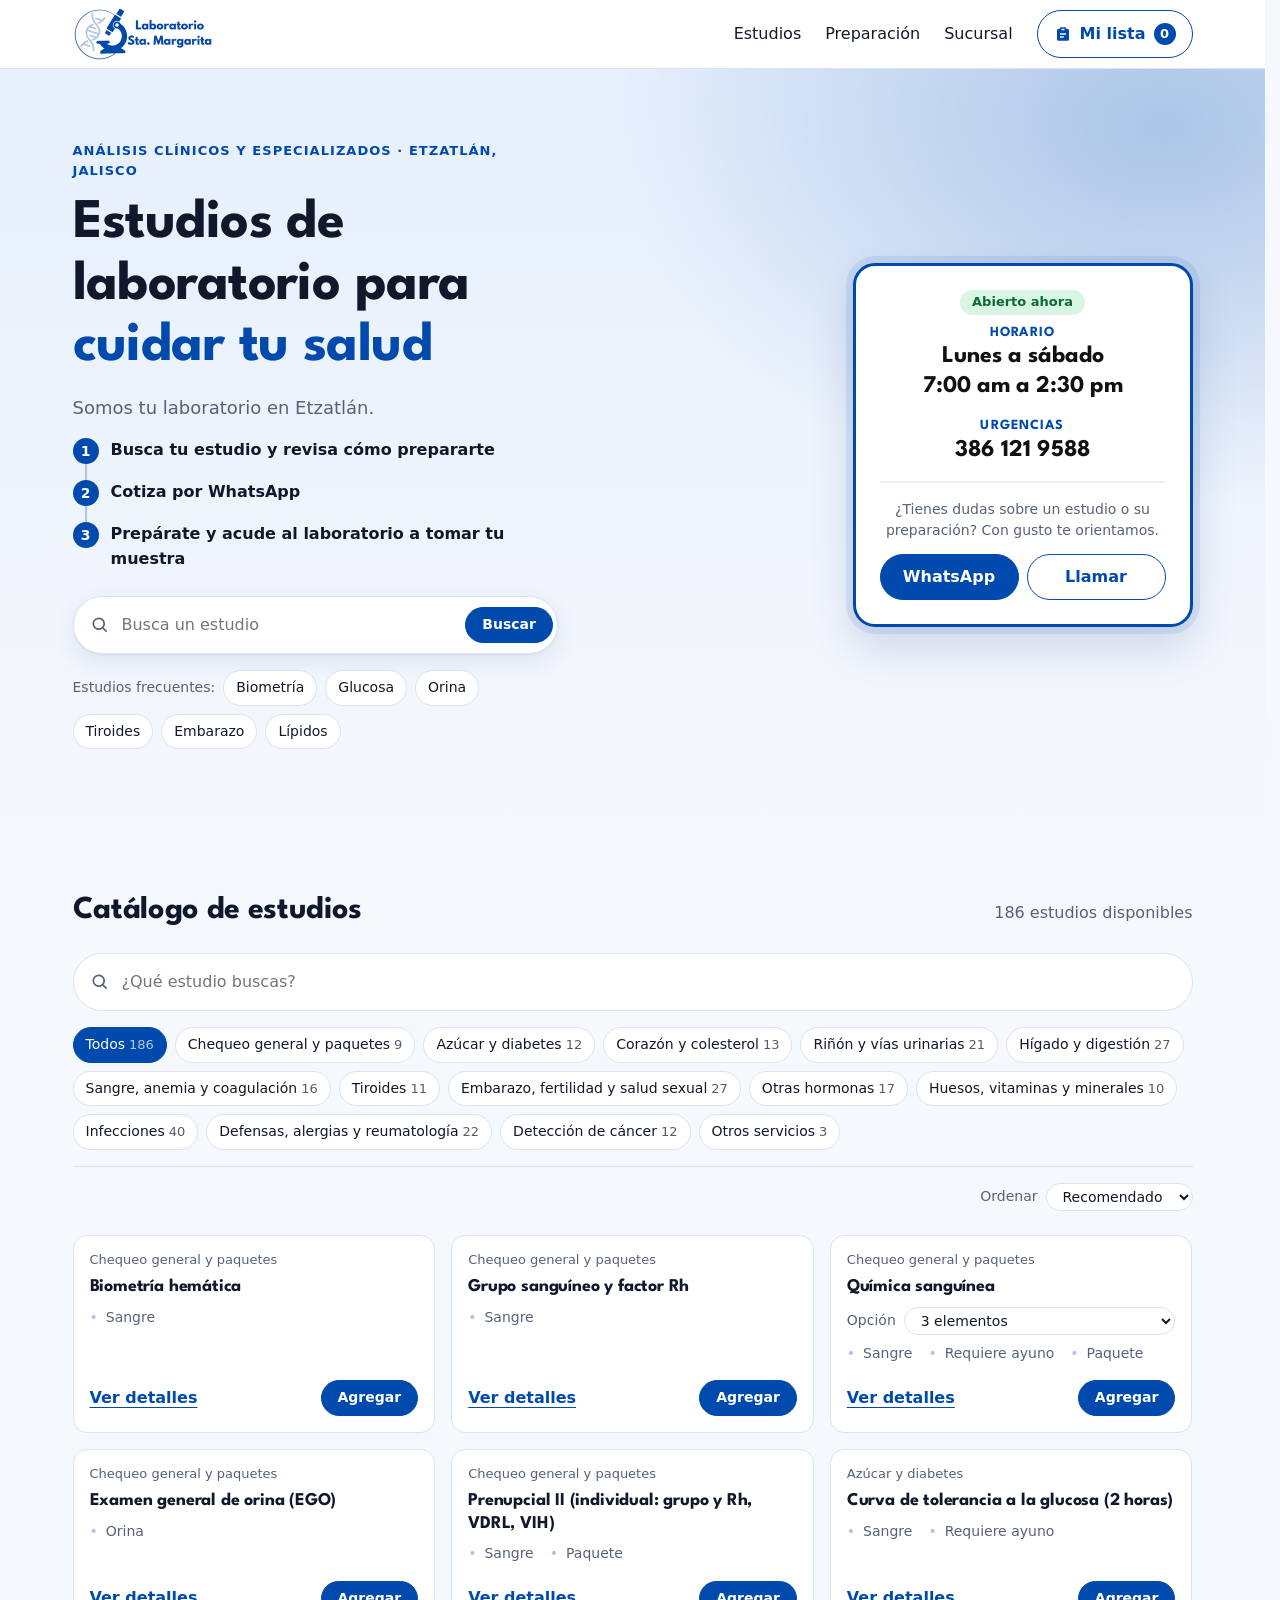
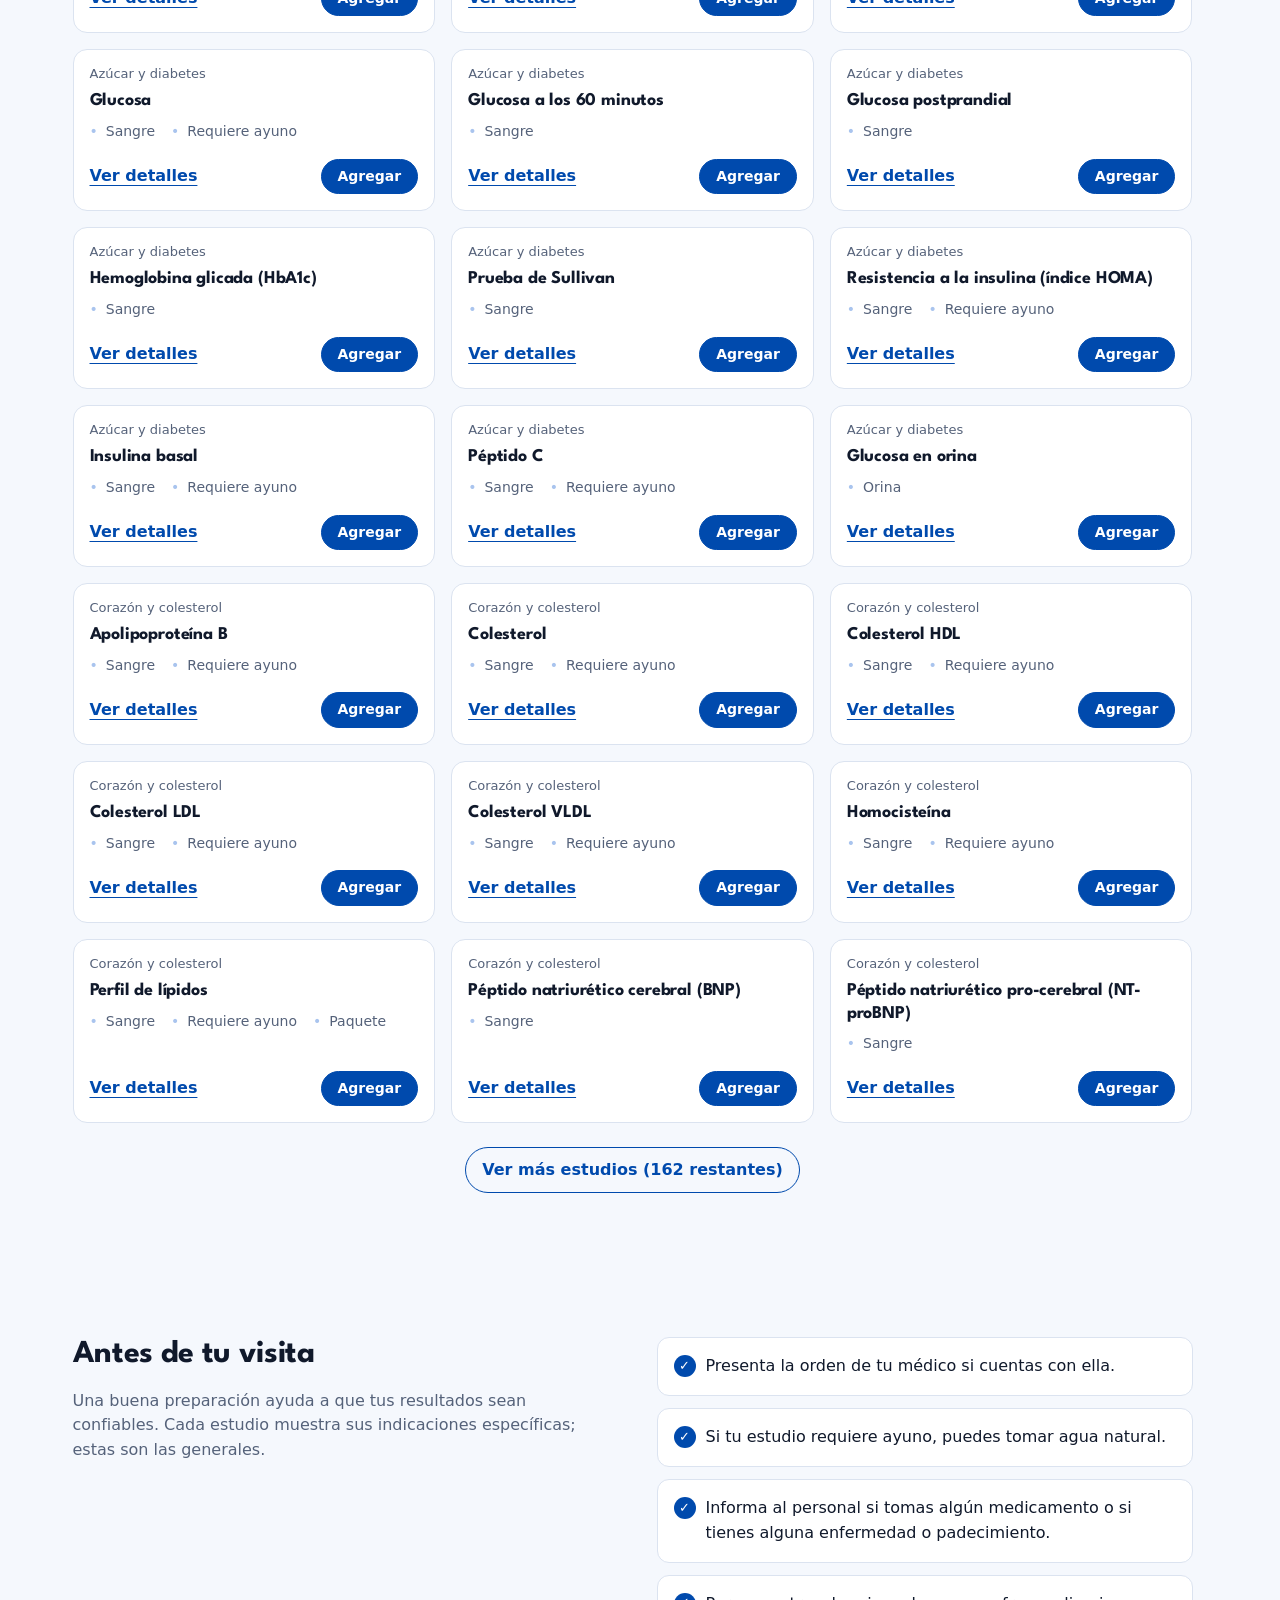
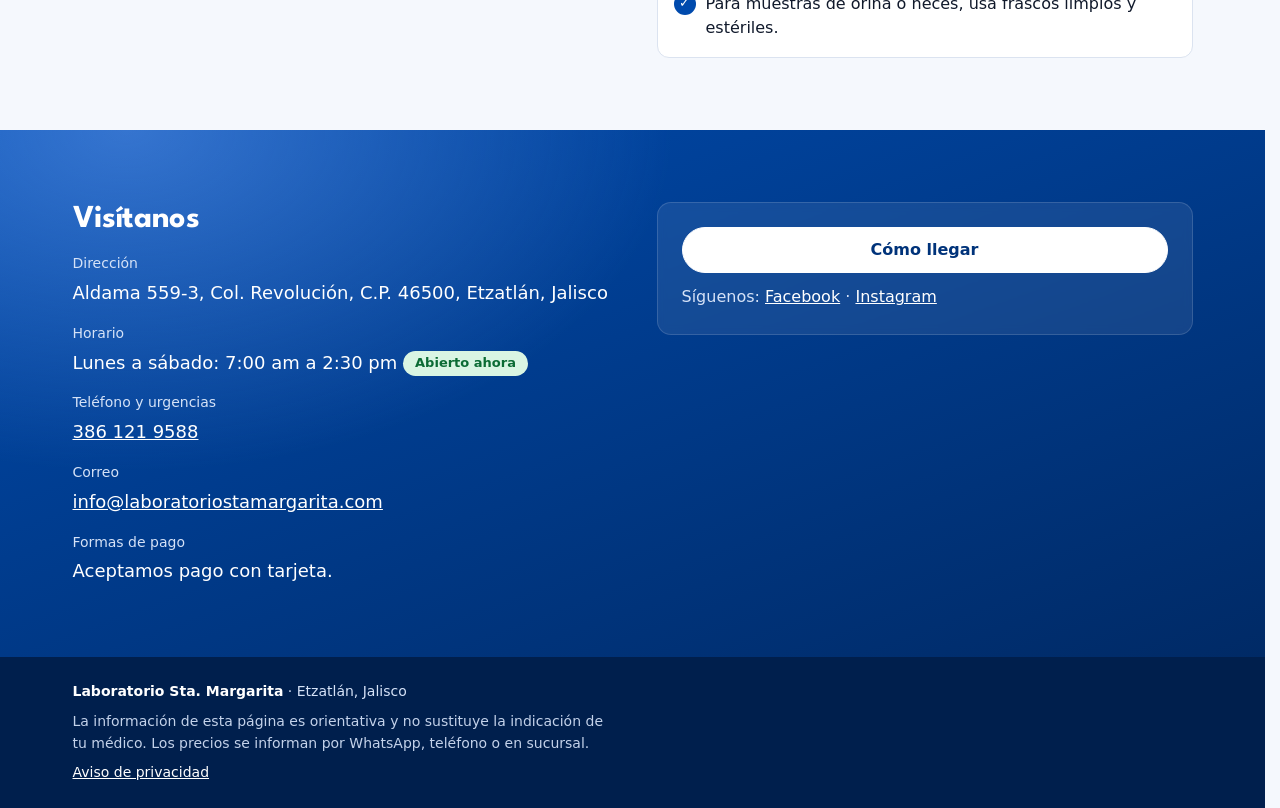
<file: index.html>
<!doctype html>
<html lang="es-MX">
<head>
  <meta charset="utf-8">
  <meta name="viewport" content="width=device-width, initial-scale=1">
  <title>Laboratorio Sta. Margarita · Análisis clínicos en Etzatlán, Jalisco</title>
  <meta name="description" content="Estudios de laboratorio y análisis clínicos en Etzatlán, Jalisco. Encuentra tu estudio, conoce cómo prepararte y cotiza por WhatsApp. Toma de muestras a domicilio.">
  <meta property="og:type" content="website">
  <meta property="og:locale" content="es_MX">
  <meta property="og:title" content="Laboratorio Sta. Margarita · Análisis clínicos en Etzatlán">
  <meta property="og:description" content="Estudios de laboratorio para cuidar tu salud. Busca tu estudio, revisa cómo prepararte y cotiza por WhatsApp; también tomamos muestras a domicilio.">
  <meta property="og:url" content="https://www.laboratoriostamargarita.com/">
  <meta property="og:image" content="https://www.laboratoriostamargarita.com/img/compartir.png">
  <meta property="og:image:width" content="1200">
  <meta property="og:image:height" content="630">
  <meta name="theme-color" content="#004aad">
  <meta http-equiv="Content-Security-Policy" content="default-src 'none'; script-src 'self'; style-src 'self'; img-src 'self' data:; font-src 'self'; base-uri 'none'; form-action 'none'">
  <link rel="canonical" href="https://www.laboratoriostamargarita.com/">
  <link rel="icon" href="img/icono.png" type="image/png">
  <link rel="apple-touch-icon" href="img/icono.png">
  <link rel="stylesheet" href="css/estilos.css">
</head>
<body>
  <a class="saltar" href="#estudios">Ir al catálogo</a>

  <noscript><div class="aviso">Para ver el catálogo de estudios y los datos de contacto, activa JavaScript en tu navegador.</div></noscript>
  <div class="aviso" id="aviso" hidden>
    Catálogo preliminar: la lista de estudios está por confirmar.
  </div>

  <header class="cabecera">
    <div class="contenedor cabecera-fila">
      <a class="marca" href="#inicio" aria-label="Laboratorio Sta. Margarita, inicio">
        <img src="img/logo.png" alt="Laboratorio Sta. Margarita" width="140" height="54">
      </a>
      <nav class="menu" id="menu" aria-label="Principal">
        <a href="#estudios">Estudios</a>
        <a href="#indicaciones">Preparación</a>
        <a href="#sucursal">Sucursal</a>
      </nav>
      <button class="boton boton-lista" id="abrirLista" type="button" aria-haspopup="dialog">
        <svg viewBox="0 0 24 24" width="18" height="18" aria-hidden="true"><path d="M9 3h6a1 1 0 0 1 1 1v1h2a2 2 0 0 1 2 2v12a2 2 0 0 1-2 2H6a2 2 0 0 1-2-2V7a2 2 0 0 1 2-2h2V4a1 1 0 0 1 1-1Zm1 2v2h4V5h-4Zm-2 6v2h8v-2H8Zm0 4v2h5v-2H8Z" fill="currentColor"/></svg>
        Mi lista <span class="contador" id="contador">0</span>
      </button>
      <button class="boton-menu" id="botonMenu" type="button" aria-expanded="false" aria-controls="menu" aria-label="Abrir menú">
        <svg class="icono-abrir" viewBox="0 0 24 24" width="24" height="24" aria-hidden="true"><path d="M4 7h16M4 12h16M4 17h16" fill="none" stroke="currentColor" stroke-width="2" stroke-linecap="round"/></svg>
        <svg class="icono-cerrar" viewBox="0 0 24 24" width="24" height="24" aria-hidden="true"><path d="M6 6l12 12M18 6 6 18" fill="none" stroke="currentColor" stroke-width="2" stroke-linecap="round"/></svg>
      </button>
    </div>
  </header>

  <main id="inicio">
    <section class="portada">
      <div class="contenedor portada-fila">
        <div>
          <p class="sobretitulo">Análisis clínicos y especializados<span class="sobretitulo-lugar"> · Etzatlán, Jalisco</span></p>
          <h1>Estudios de laboratorio para <em>cuidar tu salud</em></h1>
          <p class="portada-texto">Somos tu laboratorio en Etzatlán.</p>
          <ul class="ventajas">
            <li>Busca tu estudio y revisa cómo prepararte</li>
            <li>Cotiza por WhatsApp</li>
            <li>Prepárate y acude al laboratorio a tomar tu muestra</li>
          </ul>
          <form class="buscador buscador-portada" id="buscarPortadaForm" role="search" aria-label="Buscar estudio">
            <svg viewBox="0 0 24 24" width="20" height="20" aria-hidden="true"><path d="M10.5 3a7.5 7.5 0 0 1 5.9 12.1l4.3 4.2-1.4 1.4-4.3-4.2A7.5 7.5 0 1 1 10.5 3Zm0 2a5.5 5.5 0 1 0 0 11 5.5 5.5 0 0 0 0-11Z" fill="currentColor"/></svg>
            <input id="buscarPortada" type="search" placeholder="Busca un estudio" aria-label="Buscar estudio" autocomplete="off" enterkeyhint="search">
            <button class="boton boton-primario boton-chico" type="submit">Buscar</button>
          </form>
          <div class="sugerencias" id="sugerencias" aria-label="Estudios frecuentes"></div>
        </div>
        <aside class="cartel" aria-label="Horario, urgencias y contacto">
          <p class="estado-horario" data-estado-horario hidden></p>
          <p class="cartel-titulo">Horario</p>
          <p class="cartel-dato" id="cartelHorario"></p>
          <p class="cartel-titulo">Urgencias</p>
          <p class="cartel-dato" id="cartelUrgencias"></p>
          <div class="cartel-ayuda" id="ayuda" hidden>
            <p>¿Tienes dudas sobre un estudio o su preparación? Con gusto te orientamos.</p>
            <div class="cartel-acciones" id="ayudaAcciones"></div>
          </div>
        </aside>
      </div>
    </section>

    <section class="seccion" id="estudios">
      <div class="contenedor">
        <div class="seccion-cabeza">
          <h2>Catálogo de estudios</h2>
          <p id="resumen" aria-live="polite"></p>
        </div>
        <div class="buscador buscador-catalogo" role="search">
          <svg viewBox="0 0 24 24" width="20" height="20" aria-hidden="true"><path d="M10.5 3a7.5 7.5 0 0 1 5.9 12.1l4.3 4.2-1.4 1.4-4.3-4.2A7.5 7.5 0 1 1 10.5 3Zm0 2a5.5 5.5 0 1 0 0 11 5.5 5.5 0 0 0 0-11Z" fill="currentColor"/></svg>
          <input id="buscar" type="search" placeholder="¿Qué estudio buscas?" aria-label="Buscar estudio" autocomplete="off">
        </div>
        <label class="opcion-select categoria-select"><span>Categoría</span>
          <select id="categoriaSelect"></select>
        </label>
        <div class="filtros" id="filtros" role="group" aria-label="Filtrar por categoría"></div>
        <div class="filtros subfiltros" id="subfiltros" role="group" aria-label="Filtrar por subgrupo" hidden></div>
        <div class="opciones">
          <label class="opcion-select opcion-orden"><span>Ordenar</span>
            <select id="orden">
              <option value="recomendado">Recomendado</option>
              <option value="az">Nombre (A–Z)</option>
              <option value="za">Nombre (Z–A)</option>
            </select>
          </label>
        </div>
        <div class="rejilla" id="rejilla"></div>
        <div class="mas" id="mas" hidden><button class="boton" type="button" id="verMas">Ver más estudios</button></div>
        <div class="vacio" id="vacio" hidden>
          <p id="vacioTexto">No encontramos estudios con esa búsqueda. Prueba con otro nombre o pregúntanos: es posible que sí lo realicemos.</p>
          <div class="vacio-acciones">
            <button class="boton" type="button" id="limpiar">Ver todos los estudios</button>
            <a class="boton boton-primario" id="preguntar" target="_blank" rel="noopener" hidden>Preguntar por WhatsApp</a>
          </div>
        </div>
      </div>
    </section>

    <section class="seccion seccion-suave" id="serviciosSeccion" hidden>
      <div class="contenedor">
        <h2>Servicios</h2>
        <div class="servicios" id="servicios"></div>
      </div>
    </section>

    <section class="seccion" id="indicaciones">
      <div class="contenedor dos-columnas">
        <div>
          <h2>Antes de tu visita</h2>
          <p class="texto-suave">Una buena preparación ayuda a que tus resultados sean confiables. Cada estudio muestra sus indicaciones específicas; estas son las generales.</p>
        </div>
        <ul class="lista-palomas" id="listaIndicaciones"></ul>
      </div>
    </section>

    <section class="seccion seccion-oscura" id="sucursal">
      <div class="contenedor dos-columnas">
        <div>
          <h2>Visítanos</h2>
          <dl class="datos">
            <div><dt>Dirección</dt><dd id="datoDireccion"></dd></div>
            <div><dt>Horario</dt><dd><span id="datoHorario"></span> <span class="estado-horario" data-estado-horario hidden></span></dd></div>
            <div><dt>Teléfono y urgencias</dt><dd id="datoTelefono"></dd></div>
            <div><dt>Correo</dt><dd id="datoCorreo"></dd></div>
            <div id="filaPagos" hidden><dt>Formas de pago</dt><dd id="datoPagos"></dd></div>
          </dl>
        </div>
        <div class="acciones-contacto" id="accionesContacto"></div>
      </div>
    </section>
  </main>

  <footer class="pie">
    <div class="contenedor">
      <p><b data-negocio="nombre">Laboratorio Sta. Margarita</b> · <span data-negocio="ubicacionCorta">Etzatlán, Jalisco</span></p>
      <p class="pie-nota">La información de esta página es orientativa y no sustituye la indicación de tu médico. Los precios se informan por WhatsApp, teléfono o en sucursal.</p>
      <p class="pie-nota"><a href="aviso-de-privacidad.html">Aviso de privacidad</a></p>
    </div>
  </footer>

  <dialog class="dialogo" id="detalle" aria-labelledby="detalleTitulo">
    <div id="detalleCuerpo"></div>
  </dialog>

  <dialog class="dialogo cajon" id="lista" aria-labelledby="listaTitulo">
    <div class="cajon-cabeza">
      <h2 id="listaTitulo">Mi lista de estudios</h2>
      <button class="cerrar" type="button" data-cerrar aria-label="Cerrar">×</button>
    </div>
    <div class="cajon-cuerpo" id="listaCuerpo"></div>
    <div class="cajon-pie" id="listaPie"></div>
  </dialog>

  <button class="barra-lista" id="barraLista" type="button" hidden>
    <span id="barraTexto"></span><b>Ver mi lista</b>
  </button>
  <button class="flecha" id="flecha" type="button" aria-label="Ir al final de la página" hidden>
    <svg viewBox="0 0 24 24" width="22" height="22" aria-hidden="true"><path d="M12 4v14m0 0-6-6m6 6 6-6" fill="none" stroke="currentColor" stroke-width="2.4" stroke-linecap="round" stroke-linejoin="round"/></svg>
  </button>
  <a class="flotante" id="flotante" target="_blank" rel="noopener" aria-label="Escribir por WhatsApp" hidden>
    <svg viewBox="0 0 24 24" width="24" height="24" aria-hidden="true"><path d="M12 3a9 9 0 0 0-7.8 13.5L3 21l4.6-1.2A9 9 0 1 0 12 3Z" fill="none" stroke="currentColor" stroke-width="2" stroke-linejoin="round"/><path d="M9 8.2c-.5 0-1 .6-1 1.4 0 2.800 3.600 6.400 6.400 6.400.800 0 1.400-.5 1.400-1l-2-1-.9.9c-1.200-.5-2.300-1.600-2.800-2.800l.9-.9-1-2Z" fill="currentColor"/></svg>
    <span>WhatsApp</span>
  </a>
  <div class="tostada" id="tostada" role="status" aria-live="polite"></div>

  <script src="js/vendor/qrcode.js"></script>
  <script src="datos/negocio.js"></script>
  <script src="datos/estudios.js"></script>
  <script src="js/app.js"></script>
</body>
</html>
</file>
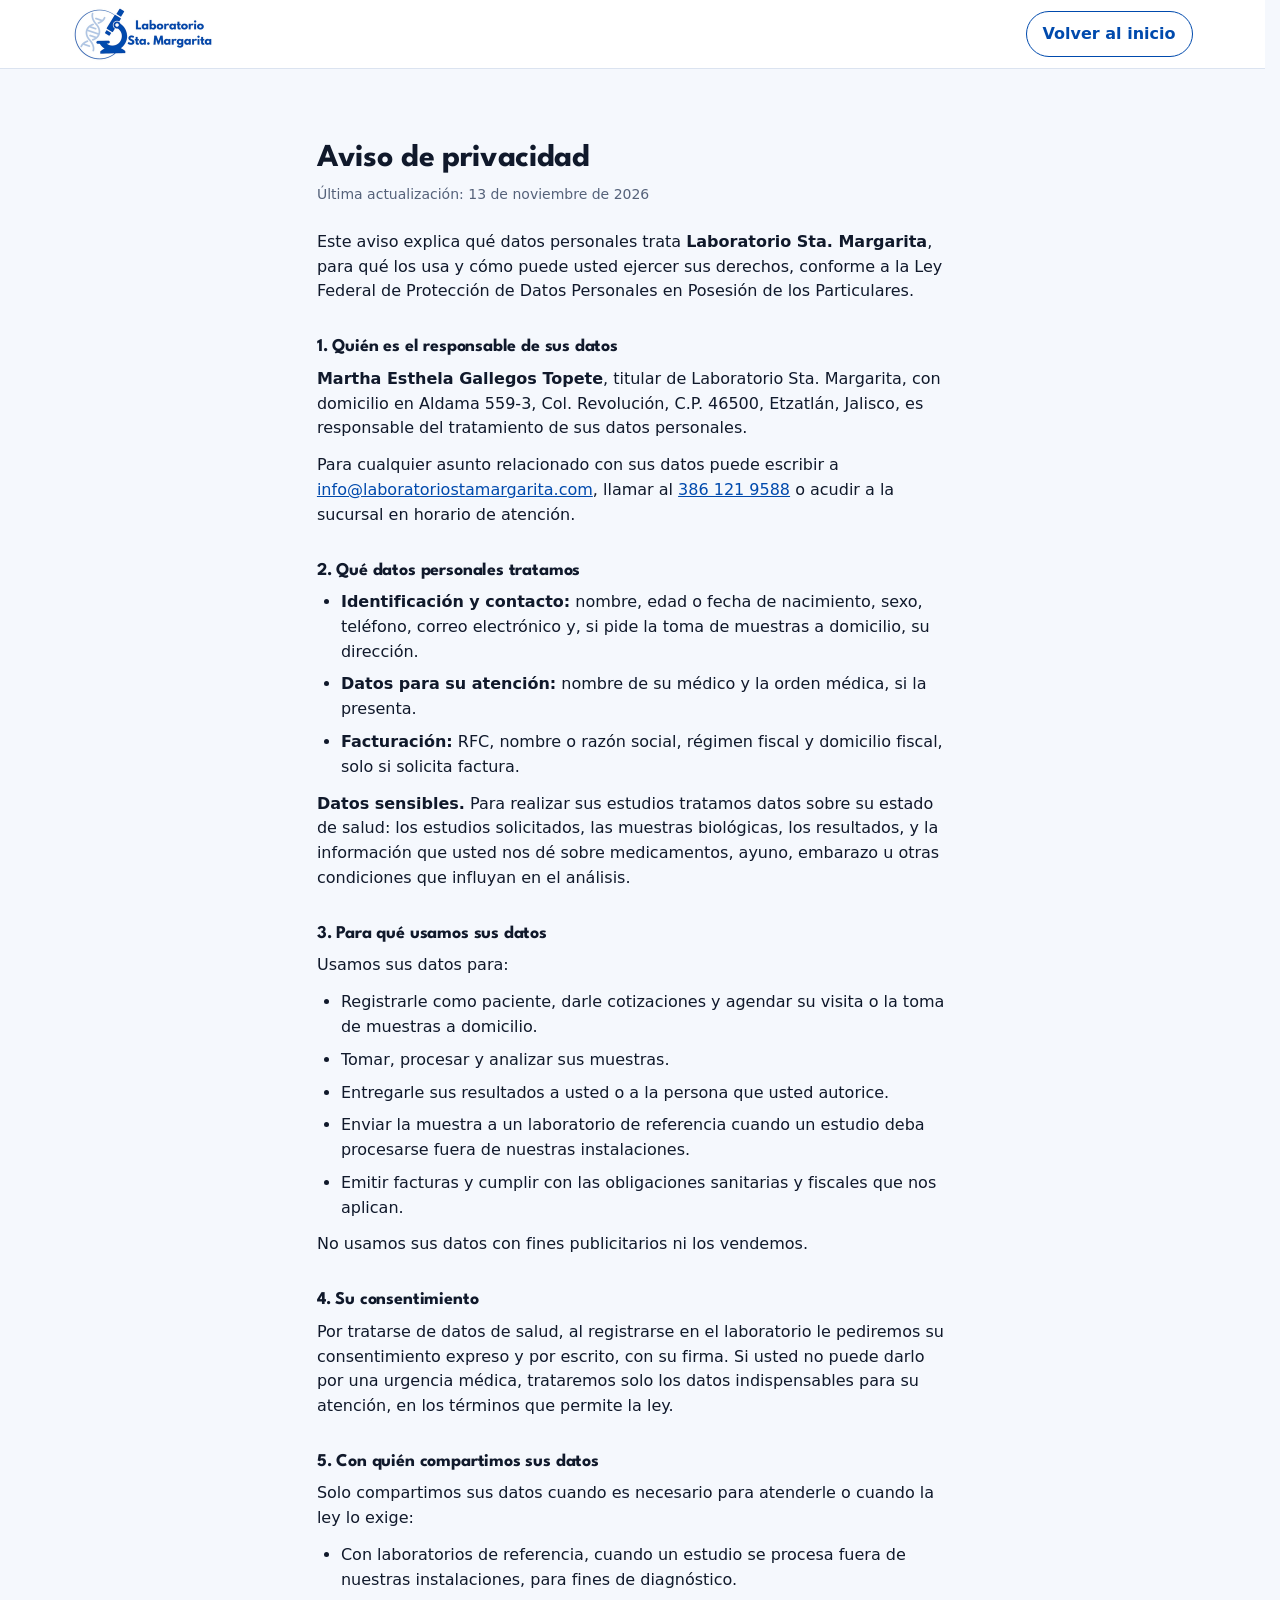
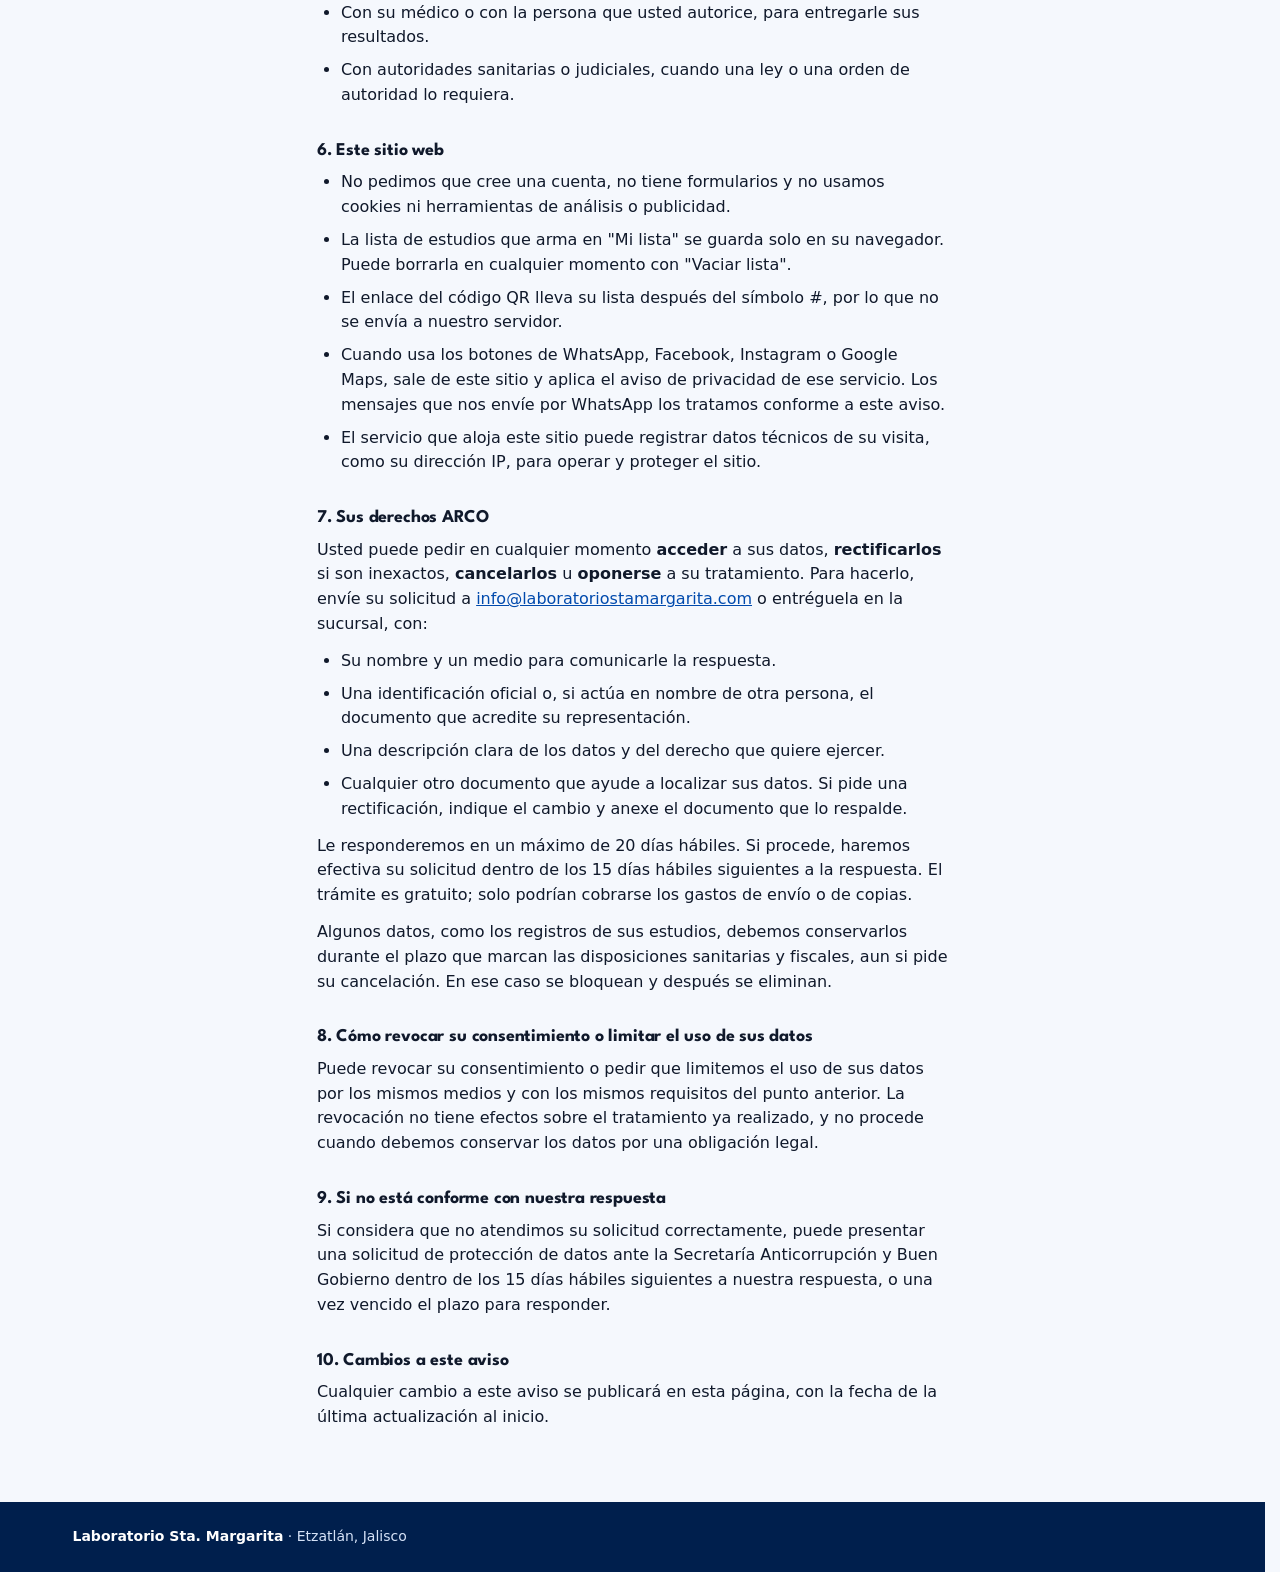
<file: aviso-de-privacidad.html>
<!doctype html>
<html lang="es-MX">
<head>
  <meta charset="utf-8">
  <meta name="viewport" content="width=device-width, initial-scale=1">
  <title>Aviso de privacidad · Laboratorio Sta. Margarita</title>
  <meta name="description" content="Aviso de privacidad del Laboratorio Sta. Margarita, en Etzatlán, Jalisco: qué datos personales tratamos, para qué y cómo ejercer sus derechos.">
  <meta name="theme-color" content="#004aad">
  <meta http-equiv="Content-Security-Policy" content="default-src 'none'; script-src 'self'; style-src 'self'; img-src 'self' data:; font-src 'self'; base-uri 'none'; form-action 'none'">
  <link rel="canonical" href="https://www.laboratoriostamargarita.com/aviso-de-privacidad.html">
  <link rel="icon" href="img/icono.png" type="image/png">
  <link rel="apple-touch-icon" href="img/icono.png">
  <link rel="stylesheet" href="css/estilos.css">
</head>
<body>
  <header class="cabecera">
    <div class="contenedor cabecera-fila">
      <a class="marca" href="./" aria-label="Laboratorio Sta. Margarita, inicio">
        <img src="img/logo.png" alt="Laboratorio Sta. Margarita" width="140" height="54">
      </a>
      <a class="boton boton-volver" href="./">Volver al inicio</a>
    </div>
  </header>

  <main class="seccion">
    <article class="contenedor legal">
      <h1>Aviso de privacidad</h1>
      <p class="legal-fecha">Última actualización: 13 de noviembre de 2026</p>

      <p>Este aviso explica qué datos personales trata <b data-negocio="nombre">Laboratorio Sta. Margarita</b>, para qué los usa y cómo puede usted ejercer sus derechos, conforme a la Ley Federal de Protección de Datos Personales en Posesión de los Particulares.</p>

      <h2>1. Quién es el responsable de sus datos</h2>
      <p><b data-negocio="responsable" data-respaldo="nombre">Martha Esthela Gallegos Topete</b><span id="titularDe">, titular de <span data-negocio="nombre">Laboratorio Sta. Margarita</span></span>, con domicilio en <span data-negocio="direccion">Aldama 559-3, Col. Revolución, C.P. 46500, Etzatlán, Jalisco</span>, es responsable del tratamiento de sus datos personales.</p>
      <p>Para cualquier asunto relacionado con sus datos puede escribir a <a data-enlace="correo" href="mailto:info@laboratoriostamargarita.com">info@laboratoriostamargarita.com</a>, llamar al <a data-enlace="telefono" href="tel:3861219588">386 121 9588</a> o acudir a la sucursal en horario de atención.</p>

      <h2>2. Qué datos personales tratamos</h2>
      <ul>
        <li><b>Identificación y contacto:</b> nombre, edad o fecha de nacimiento, sexo, teléfono, correo electrónico y, si pide la toma de muestras a domicilio, su dirección.</li>
        <li><b>Datos para su atención:</b> nombre de su médico y la orden médica, si la presenta.</li>
        <li><b>Facturación:</b> RFC, nombre o razón social, régimen fiscal y domicilio fiscal, solo si solicita factura.</li>
      </ul>
      <p><b>Datos sensibles.</b> Para realizar sus estudios tratamos datos sobre su estado de salud: los estudios solicitados, las muestras biológicas, los resultados, y la información que usted nos dé sobre medicamentos, ayuno, embarazo u otras condiciones que influyan en el análisis.</p>

      <h2>3. Para qué usamos sus datos</h2>
      <p>Usamos sus datos para:</p>
      <ul>
        <li>Registrarle como paciente, darle cotizaciones y agendar su visita o la toma de muestras a domicilio.</li>
        <li>Tomar, procesar y analizar sus muestras.</li>
        <li>Entregarle sus resultados a usted o a la persona que usted autorice.</li>
        <li>Enviar la muestra a un laboratorio de referencia cuando un estudio deba procesarse fuera de nuestras instalaciones.</li>
        <li>Emitir facturas y cumplir con las obligaciones sanitarias y fiscales que nos aplican.</li>
      </ul>
      <p>No usamos sus datos con fines publicitarios ni los vendemos.</p>

      <h2>4. Su consentimiento</h2>
      <p>Por tratarse de datos de salud, al registrarse en el laboratorio le pediremos su consentimiento expreso y por escrito, con su firma. Si usted no puede darlo por una urgencia médica, trataremos solo los datos indispensables para su atención, en los términos que permite la ley.</p>

      <h2>5. Con quién compartimos sus datos</h2>
      <p>Solo compartimos sus datos cuando es necesario para atenderle o cuando la ley lo exige:</p>
      <ul>
        <li>Con laboratorios de referencia, cuando un estudio se procesa fuera de nuestras instalaciones, para fines de diagnóstico.</li>
        <li>Con su médico o con la persona que usted autorice, para entregarle sus resultados.</li>
        <li>Con autoridades sanitarias o judiciales, cuando una ley o una orden de autoridad lo requiera.</li>
      </ul>

      <h2>6. Este sitio web</h2>
      <ul>
        <li>No pedimos que cree una cuenta, no tiene formularios y no usamos cookies ni herramientas de análisis o publicidad.</li>
        <li>La lista de estudios que arma en "Mi lista" se guarda solo en su navegador. Puede borrarla en cualquier momento con "Vaciar lista".</li>
        <li>El enlace del código QR lleva su lista después del símbolo #, por lo que no se envía a nuestro servidor.</li>
        <li>Cuando usa los botones de WhatsApp, Facebook, Instagram o Google Maps, sale de este sitio y aplica el aviso de privacidad de ese servicio. Los mensajes que nos envíe por WhatsApp los tratamos conforme a este aviso.</li>
        <li>El servicio que aloja este sitio puede registrar datos técnicos de su visita, como su dirección IP, para operar y proteger el sitio.</li>
      </ul>

      <h2>7. Sus derechos ARCO</h2>
      <p>Usted puede pedir en cualquier momento <b>acceder</b> a sus datos, <b>rectificarlos</b> si son inexactos, <b>cancelarlos</b> u <b>oponerse</b> a su tratamiento. Para hacerlo, envíe su solicitud a <a data-enlace="correo" href="mailto:info@laboratoriostamargarita.com">info@laboratoriostamargarita.com</a> o entréguela en la sucursal, con:</p>
      <ul>
        <li>Su nombre y un medio para comunicarle la respuesta.</li>
        <li>Una identificación oficial o, si actúa en nombre de otra persona, el documento que acredite su representación.</li>
        <li>Una descripción clara de los datos y del derecho que quiere ejercer.</li>
        <li>Cualquier otro documento que ayude a localizar sus datos. Si pide una rectificación, indique el cambio y anexe el documento que lo respalde.</li>
      </ul>
      <p>Le responderemos en un máximo de 20 días hábiles. Si procede, haremos efectiva su solicitud dentro de los 15 días hábiles siguientes a la respuesta. El trámite es gratuito; solo podrían cobrarse los gastos de envío o de copias.</p>
      <p>Algunos datos, como los registros de sus estudios, debemos conservarlos durante el plazo que marcan las disposiciones sanitarias y fiscales, aun si pide su cancelación. En ese caso se bloquean y después se eliminan.</p>

      <h2>8. Cómo revocar su consentimiento o limitar el uso de sus datos</h2>
      <p>Puede revocar su consentimiento o pedir que limitemos el uso de sus datos por los mismos medios y con los mismos requisitos del punto anterior. La revocación no tiene efectos sobre el tratamiento ya realizado, y no procede cuando debemos conservar los datos por una obligación legal.</p>

      <h2>9. Si no está conforme con nuestra respuesta</h2>
      <p>Si considera que no atendimos su solicitud correctamente, puede presentar una solicitud de protección de datos ante la Secretaría Anticorrupción y Buen Gobierno dentro de los 15 días hábiles siguientes a nuestra respuesta, o una vez vencido el plazo para responder.</p>

      <h2>10. Cambios a este aviso</h2>
      <p>Cualquier cambio a este aviso se publicará en esta página, con la fecha de la última actualización al inicio.</p>
    </article>
  </main>

  <footer class="pie">
    <div class="contenedor">
      <p><b data-negocio="nombre">Laboratorio Sta. Margarita</b> · <span data-negocio="ubicacionCorta">Etzatlán, Jalisco</span></p>
    </div>
  </footer>

  <script src="datos/negocio.js"></script>
  <script src="js/aviso.js"></script>
</body>
</html>
</file>
<file: css/estilos.css>
/* League Spartan (SIL Open Font License 1.1, ver fuentes/LICENCIA-League-Spartan.txt) */
@font-face {
  font-family: "League Spartan";
  font-style: normal;
  font-weight: 100 900;
  font-display: swap;
  src: url("../fuentes/league-spartan-latin-wght-normal.woff2") format("woff2-variations"), url("../fuentes/league-spartan-latin-wght-normal.woff2") format("woff2");
}

:root {
  --azul: #004aad;
  --azul-oscuro: #00337a;
  --azul-claro: #e8f0fc;
  --amarillo: #f2b632;
  --cielo: #a9c4ee;
  --crema: #f5f8fd;
  --papel: #ffffff;
  --tinta: #10192b;
  --tinta-suave: #55627a;
  --linea: #dbe3f0;
  --radio: 14px;
  --sombra: 0 1px 2px rgba(0, 51, 122, .06), 0 8px 24px rgba(0, 51, 122, .09);

  /* Escala de letra: siete tamaños. Igual en celular y escritorio; solo los títulos crecen con la pantalla. */
  --t-xs: .8125rem;                          /* 13 px: etiquetas y notas */
  --t-sm: .875rem;                           /* 14 px: texto secundario, fichas, botones chicos */
  --t-base: 1rem;                            /* 16 px: texto y botones */
  --t-lg: 1.125rem;                          /* 18 px: nombre de estudio, texto destacado */
  --t-xl: 1.5rem;                            /* 24 px: título de ventana, datos del cartel */
  --t-2xl: clamp(1.625rem, 3vw, 2rem);       /* 26 a 32 px: título de sección */
  --t-3xl: clamp(2.125rem, 5.2vw, 3.5rem);   /* 34 a 56 px: título principal */

  /* Grosores: 400 texto, 600 énfasis y botones, 700 títulos. */

  /* Espaciado: múltiplos de 4. */
  --e1: 4px;
  --e2: 8px;
  --e3: 12px;
  --e4: 16px;
  --e5: 24px;
  --e6: 32px;
  --e7: 48px;
  --e-seccion: clamp(48px, 6vw, 72px);       /* aire entre secciones */
}

* { box-sizing: border-box; }
html { scroll-behavior: smooth; scroll-padding-top: 84px; scrollbar-gutter: stable; }
/* En celulares la página y el body usan el azul del pie, y el contenido (main) conserva el crema.
   Safari muestra el color de fondo al rebotar el scroll y bajo su barra inferior; así se ve azul
   y no aparece una franja clara debajo del pie. Solo en pantallas táctiles, porque en computadora
   el espacio de la barra de scroll también tomaría este color. */
@media (pointer: coarse) {
  html, html body { background: #001f4d; }
  main { background: var(--crema); }
}
/* Con una ventana abierta, la página de fondo no se desplaza. */
html:has(dialog[open]) { overflow: hidden; }
body {
  margin: 0;
  font-family: system-ui, -apple-system, "Segoe UI", Roboto, "Helvetica Neue", Arial, sans-serif;
  font-size: var(--t-base);
  line-height: 1.55;
  color: var(--tinta);
  background: var(--crema);
  min-height: 100vh;
}
h1, h2, h3 { font-family: "League Spartan", "Century Gothic", "Trebuchet MS", system-ui, sans-serif; line-height: 1.1; margin: 0; font-weight: 700; letter-spacing: -.01em; }
h2 { font-size: var(--t-2xl); }
p { margin: 0; }
a { color: var(--azul); }
img { max-width: 100%; }
button { font: inherit; cursor: pointer; }
:focus-visible { outline: 3px solid #6aa0f5; outline-offset: 2px; }

.contenedor { width: min(1120px, 100% - 32px); margin-inline: auto; }
.saltar { position: absolute; left: -999px; }
.saltar:focus { left: 8px; top: 8px; background: #fff; padding: var(--e2) var(--e3); z-index: 50; }

.aviso { background: var(--amarillo); color: #3b2c00; text-align: center; padding: var(--e2) var(--e4); font-size: var(--t-sm); font-weight: 600; }

/* Cabecera */
.cabecera { position: sticky; top: 0; z-index: 20; background: #fff; border-bottom: 1px solid var(--linea); }
.cabecera-fila { display: flex; align-items: center; gap: var(--e5); min-height: 68px; }
.marca { display: flex; align-items: center; flex: none; }
.marca img { height: 54px; width: auto; display: block; }
.menu { display: flex; gap: var(--e5); margin-left: auto; }
.menu a { color: var(--tinta); text-decoration: none; }
.menu a:hover { color: var(--azul); text-decoration: underline; text-underline-offset: 6px; }
/* Botón del menú: solo en celular. */
.boton-menu { display: none; flex: none; align-items: center; justify-content: center; width: 44px; height: 44px; margin-right: -10px; border: 0; border-radius: 50%; background: none; color: var(--tinta); }
.boton-menu:hover { background: var(--azul-claro); }
.boton-menu .icono-cerrar, .boton-menu[aria-expanded="true"] .icono-abrir { display: none; }
.boton-menu[aria-expanded="true"] .icono-cerrar { display: block; }

.boton { display: inline-flex; align-items: center; justify-content: center; gap: var(--e2); border: 1.5px solid var(--azul); background: transparent; color: var(--azul); padding: var(--e3) var(--e4); border-radius: 999px; font-weight: 600; line-height: 1.25; text-decoration: none; white-space: nowrap; }
.boton:hover { background: var(--azul-claro); }
.boton-primario { background: var(--azul); color: #fff; }
.boton-primario:hover { background: var(--azul-oscuro); }
.boton-claro { background: #fff; border-color: #fff; color: var(--azul-oscuro); }
.boton-claro:hover { background: var(--azul-claro); }
.boton-chico { padding: var(--e2) var(--e4); font-size: var(--t-sm); }
.boton.agregado { background: var(--azul-claro); }
.contador { background: var(--azul); color: #fff; border-radius: 999px; min-width: 22px; height: 22px; padding: 0 var(--e1); display: inline-grid; place-items: center; font-size: var(--t-xs); }

/* Portada */
/* Fondo de la portada: halo de luz azul arriba a la derecha sobre un degradado suave. */
.portada {
  padding: var(--e-seccion) 0;
  background:
    radial-gradient(60% 70% at 92% 8%, rgba(0, 74, 173, .26) 0%, rgba(0, 74, 173, 0) 72%),
    linear-gradient(180deg, #e6effc 0%, var(--crema) 100%);
}
.portada-fila { display: grid; grid-template-columns: 1fr auto; gap: var(--e7); align-items: center; }
.portada-fila > *, .dos-columnas > * { min-width: 0; }
.sobretitulo { text-transform: uppercase; letter-spacing: .08em; font-size: var(--t-xs); font-weight: 700; color: var(--azul); margin-bottom: var(--e3); }
.portada h1 { font-size: var(--t-3xl); max-width: 16ch; }
.portada h1 em { font-style: normal; color: var(--azul); white-space: nowrap; }
.portada-texto { margin: var(--e4) 0; max-width: 54ch; color: var(--tinta-suave); font-size: var(--t-lg); }
.cartel { justify-self: end; width: min(340px, 100%); background: #fff; border: 3px solid var(--azul); border-radius: 22px; padding: var(--e5); text-align: center; box-shadow: 0 0 0 7px rgba(0, 74, 173, .09), 0 20px 44px rgba(0, 51, 122, .16); font-family: "League Spartan", "Century Gothic", system-ui, sans-serif; }
/* Cuadro de horario: la etiqueta es chica y el dato (hora, teléfono) es lo grande. */
.cartel-titulo { color: var(--azul); font-weight: 700; font-size: var(--t-sm); text-transform: uppercase; letter-spacing: .08em; line-height: 1.25; margin-top: var(--e2); }
.cartel-dato + .cartel-titulo { margin-top: var(--e4); }
.cartel-dato { font-weight: 700; font-size: var(--t-xl); line-height: 1.25; color: #111; }
.cartel-dato a { color: inherit; text-decoration: none; }
.cartel-dato a:hover { text-decoration: underline; }
.cartel-ayuda { margin-top: var(--e4); padding-top: var(--e4); border-top: 2px solid var(--azul-claro); display: grid; gap: var(--e3); font-family: system-ui, -apple-system, "Segoe UI", Roboto, "Helvetica Neue", Arial, sans-serif; }
.cartel-ayuda[hidden] { display: none; }
.cartel-ayuda p { color: var(--tinta-suave); font-size: var(--t-sm); }
.cartel-acciones { display: grid; grid-auto-flow: column; grid-auto-columns: minmax(0, 1fr); gap: var(--e2); }
.cartel-acciones .boton { width: 100%; }
.acciones-contacto[hidden] { display: none; }

/* Pasos de la portada: números en círculo unidos por una línea, como un flujo. */
.ventajas { list-style: none; counter-reset: paso; margin: 0 0 var(--e5); padding: 0; display: grid; gap: var(--e4); font-weight: 600; }
.ventajas li { position: relative; counter-increment: paso; display: flex; align-items: flex-start; gap: var(--e3); }
.ventajas li[hidden] { display: none; }
.ventajas li::before { content: counter(paso); flex: none; width: 26px; height: 26px; border-radius: 50%; background: var(--azul); color: #fff; font-size: var(--t-sm); font-weight: 700; line-height: 1; display: grid; place-items: center; }
/* Línea que une cada número con el siguiente. */
.ventajas li:not(:last-child)::after { content: ""; position: absolute; left: 12px; top: 26px; bottom: calc(-1 * var(--e4)); width: 2px; background: var(--cielo); }
.sugerencias-titulo { align-self: center; font-size: var(--t-sm); color: var(--tinta-suave); }
.buscador { display: flex; align-items: center; gap: var(--e2); background: var(--papel); border: 1.5px solid var(--linea); border-radius: 999px; padding: var(--e1) var(--e2) var(--e1) var(--e4); box-shadow: var(--sombra); max-width: 620px; color: var(--tinta-suave); }
.buscador:focus-within { border-color: var(--azul); }
.buscador input { flex: 1; min-width: 0; border: 0; outline: 0; background: transparent; font: inherit; color: var(--tinta); padding: var(--e3) var(--e1); }
.buscador-catalogo { max-width: none; box-shadow: none; margin-bottom: var(--e4); }
/* Buscador de la portada: debajo de los pasos, con botón para ir a los resultados. */
.buscador-portada { margin: 0 0 var(--e4); max-width: 520px; padding-right: var(--e1); }
.buscador-portada .boton { flex: none; }
.sugerencias { display: flex; flex-wrap: wrap; gap: var(--e2); margin-top: var(--e4); }

.ficha { border: 1px solid var(--linea); background: var(--papel); color: var(--tinta); border-radius: 999px; padding: var(--e2) var(--e3); font-size: var(--t-sm); line-height: 1.25; }
.ficha:hover { border-color: var(--azul); }
.ficha[aria-pressed="true"] { background: var(--azul); border-color: var(--azul); color: #fff; }
.ficha small { font-size: var(--t-xs); opacity: .7; margin-left: var(--e1); }

/* Secciones */
.seccion { padding: var(--e-seccion) 0; }
.seccion-suave { background: radial-gradient(80% 120% at 0% 0%, #cddff9 0%, rgba(205, 223, 249, 0) 62%), linear-gradient(180deg, var(--azul-claro) 0%, #f0f5fd 100%); }
/* Sección azul con profundidad: luz arriba a la izquierda y más oscuro hacia el pie. */
.seccion-oscura {
  color: #fff;
  background:
    radial-gradient(60% 90% at 10% 0%, rgba(106, 160, 245, .5) 0%, rgba(106, 160, 245, 0) 72%),
    linear-gradient(160deg, var(--azul) 0%, #002a66 100%);
}
.seccion-cabeza { display: flex; flex-wrap: wrap; align-items: baseline; justify-content: space-between; gap: var(--e2) var(--e5); margin-bottom: var(--e5); }
.seccion-cabeza p, .texto-suave { color: var(--tinta-suave); }
.filtros { display: flex; flex-wrap: wrap; gap: var(--e2); margin-bottom: var(--e3); }
.filtros[hidden] { display: none; }
/* Subgrupos de una categoría (por ejemplo, tipos de infección). */
.subfiltros { padding-left: var(--e3); border-left: 2px solid var(--cielo); }
/* Orden del catálogo */
.opciones { display: flex; flex-wrap: wrap; align-items: center; gap: var(--e2) var(--e3); margin: var(--e4) 0 var(--e5); padding-top: var(--e4); border-top: 1px solid var(--linea); }
.opcion-select { display: inline-flex; align-items: center; gap: var(--e2); font-size: var(--t-sm); color: var(--tinta-suave); }
.opcion-select select, .variante select { font: inherit; font-size: var(--t-sm); color: var(--tinta); background: var(--papel); border: 1px solid var(--linea); border-radius: 999px; padding: var(--e1) var(--e3); line-height: 1.5; cursor: pointer; }
.opcion-select select:hover, .variante select:hover { border-color: var(--azul); }
.opcion-orden { margin-left: auto; }
/* Selector de categoría: solo en celular, en lugar de la fila de fichas. */
.categoria-select { display: none; }
/* Selector de variante dentro de una tarjeta */
.variante { display: flex; align-items: center; gap: var(--e2); margin: 0; font-size: var(--t-sm); color: var(--tinta-suave); }
.variante select { flex: 1; min-width: 0; }

.rejilla { display: grid; grid-template-columns: repeat(auto-fill, minmax(290px, 1fr)); gap: var(--e4); }
.tarjeta { background: var(--papel); border: 1px solid var(--linea); border-radius: var(--radio); padding: var(--e4); display: flex; flex-direction: column; gap: var(--e2); transition: box-shadow .15s, transform .15s; }
.tarjeta:hover { box-shadow: var(--sombra); transform: translateY(-2px); }
.boton, .ficha, .etiqueta { font-family: inherit; }
/* Categoría del estudio: dato secundario, para que el nombre sea lo primero que se lee. */
.etiqueta { align-self: flex-start; font-size: var(--t-xs); font-weight: 400; line-height: 1.25; color: var(--tinta-suave); }
.tarjeta h3 { font-size: var(--t-lg); line-height: 1.25; }
.tarjeta h3 button { all: unset; cursor: pointer; }
.tarjeta h3 button:hover { color: var(--azul); text-decoration: underline; text-underline-offset: 4px; }
.tarjeta h3 button:focus-visible { outline: 3px solid #6aa0f5; outline-offset: 2px; }
.meta { display: flex; flex-wrap: wrap; gap: var(--e1) var(--e4); color: var(--tinta-suave); font-size: var(--t-sm); }
.meta span::before { content: "•"; color: var(--cielo); margin-right: var(--e2); }
.tarjeta-pie { margin-top: auto; padding-top: var(--e2); display: flex; align-items: center; justify-content: space-between; gap: var(--e3); }
.enlace { border: 0; background: none; padding: 0; color: var(--azul); font-weight: 600; text-decoration: underline; text-underline-offset: 4px; }
.vacio { text-align: center; padding: var(--e7) 0; color: var(--tinta-suave); }
.mas { display: flex; justify-content: center; margin-top: var(--e5); }
.mas[hidden] { display: none; }
.vacio-acciones { display: flex; flex-wrap: wrap; gap: var(--e3); justify-content: center; margin-top: var(--e4); }
.vacio-acciones [hidden] { display: none; }

.estado-horario { display: inline-block; font-family: system-ui, sans-serif; font-size: var(--t-xs); font-weight: 700; line-height: 1.25; padding: var(--e1) var(--e3); border-radius: 999px; background: #e6e9ef; color: #4a5568; vertical-align: middle; }
.estado-horario.abierto { background: #d9f5e3; color: #0b6b34; }
.estado-horario[hidden] { display: none; }
.aviso-qr { background: var(--azul-claro); border-radius: 8px; padding: var(--e2) var(--e3); margin-top: var(--e3); }

.flotante { position: fixed; right: 18px; bottom: 18px; z-index: 30; display: inline-flex; align-items: center; justify-content: center; width: 52px; height: 52px; background: #128c4a; color: #fff; text-decoration: none; font-weight: 700; padding: 0; border-radius: 50%; box-shadow: 0 6px 20px rgba(0, 0, 0, .25); }
.flotante:hover { background: #0e743d; }
.flecha { position: fixed; right: 18px; bottom: 80px; z-index: 30; width: 48px; height: 48px; border-radius: 50%; border: 0; background: var(--azul); color: #fff; display: grid; place-items: center; box-shadow: 0 6px 20px rgba(0, 31, 77, .3); transition: background .15s, transform .15s; }
.flecha:hover { background: var(--azul-oscuro); }
.flecha[hidden] { display: none; }
.flecha, .flotante { opacity: 0; visibility: hidden; translate: 0 10px; transition: opacity .25s, visibility .25s, translate .25s, background .15s; }
.desplazado .flecha, .desplazado .flotante { opacity: 1; visibility: visible; translate: 0 0; }
.flecha svg { transition: transform .25s; }
.flecha.arriba svg { transform: rotate(180deg); }
.flotante[hidden], .barra-lista[hidden] { display: none; }
/* El botón de WhatsApp es solo el ícono (el nombre queda para lectores de pantalla), para no tapar contenido. */
.flotante span { position: absolute; width: 1px; height: 1px; overflow: hidden; clip: rect(0 0 0 0); white-space: nowrap; }
/* Mientras los botones flotantes caen sobre el catálogo, el pie de cada tarjeta les deja espacio a la derecha. */
@media (max-width: 1260px) { .tarjeta-pie { padding-right: 60px; } }
.barra-lista { display: none; }

.servicios { display: grid; grid-template-columns: repeat(auto-fit, minmax(230px, 1fr)); gap: var(--e4); margin-top: var(--e6); }
.servicios div { border-left: 3px solid var(--azul); padding-left: var(--e4); }
.servicios p { color: var(--tinta-suave); font-size: var(--t-sm); }

.dos-columnas { display: grid; grid-template-columns: 1fr 1fr; gap: var(--e7); align-items: start; }
.dos-columnas h2 { margin-bottom: var(--e4); }
.lista-palomas { list-style: none; margin: 0; padding: 0; display: grid; gap: var(--e3); }
.lista-palomas li { background: var(--papel); border: 1px solid var(--linea); border-radius: 12px; padding: var(--e4) var(--e4) var(--e4) var(--e7); position: relative; }
.lista-palomas li::before { content: "✓"; position: absolute; left: var(--e4); top: 17px; width: 22px; height: 22px; border-radius: 50%; background: var(--azul); color: #fff; font-size: var(--t-xs); display: grid; place-items: center; }

/* Sucursal */
.datos { margin: 0; display: grid; gap: var(--e4); }
.datos dt { font-size: var(--t-sm); color: #d5e2f7; }
.datos dd { margin: var(--e1) 0 0; font-size: var(--t-lg); }
.datos a { color: #fff; }
.pendiente { opacity: .65; font-style: italic; }
.acciones-contacto { display: grid; gap: var(--e3); align-content: start; background: rgba(255, 255, 255, .08); border: 1px solid rgba(255, 255, 255, .14); backdrop-filter: blur(4px); padding: var(--e5); border-radius: var(--radio); }
.acciones-contacto p { color: #d5e2f7; }
.redes a { color: #fff; }

.pie { background: #001f4d; color: #d5e2f7; padding: var(--e5) 0; font-size: var(--t-sm); }
.pie b { color: #fff; }
.pie a { color: #fff; }

/* Aviso de privacidad */
.boton-volver { margin-left: auto; }
.legal { max-width: 62ch; }
.legal h1 { font-size: var(--t-2xl); }
.legal-fecha { margin: var(--e2) 0 var(--e5); color: var(--tinta-suave); font-size: var(--t-sm); }
.legal h2 { font-size: var(--t-lg); line-height: 1.25; margin: var(--e6) 0 var(--e2); }
.legal p + p, .legal ul + p, .legal p + ul { margin-top: var(--e3); }
.legal ul { margin: 0; padding-left: var(--e5); display: grid; gap: var(--e2); }
.pie-nota { margin-top: var(--e2); color: #c3d2ea; font-size: var(--t-sm); max-width: 60ch; }

/* Diálogos */
.dialogo { border: 0; padding: 0; border-radius: 18px; width: min(640px, calc(100% - 24px)); max-height: calc(100dvh - 24px); color: var(--tinta); background: var(--papel); box-shadow: 0 30px 80px rgba(0, 0, 0, .35); }
.dialogo::backdrop { background: rgba(0, 31, 77, .55); }
.detalle { padding: var(--e5); display: grid; gap: var(--e4); }
.detalle-cabeza { display: flex; justify-content: space-between; gap: var(--e4); align-items: flex-start; }
.detalle h2 { font-size: var(--t-xl); margin-top: var(--e2); }
.detalle > p { max-width: 56ch; }
.cerrar { border: 0; background: var(--azul-claro); color: var(--azul-oscuro); width: 36px; height: 36px; border-radius: 50%; font-size: var(--t-xl); line-height: 1; flex: none; }
.detalle-datos { display: grid; grid-template-columns: repeat(auto-fit, minmax(130px, 1fr)); gap: var(--e3); margin: 0; }
.detalle-datos div { background: var(--crema); border-radius: 10px; padding: var(--e3); }
.detalle-datos dt { font-size: var(--t-sm); color: var(--tinta-suave); }
.detalle-datos dd { margin: 0; font-weight: 600; }
.detalle h3 { font-family: inherit; font-size: var(--t-sm); font-weight: 600; color: var(--tinta-suave); margin-bottom: var(--e1); }
.preparacion { background: var(--azul-claro); border-left: 4px solid var(--azul); border-radius: 8px; padding: var(--e3) var(--e4); }
.incluye { display: flex; flex-wrap: wrap; gap: var(--e2); list-style: none; margin: 0; padding: 0; }
.incluye li { background: var(--azul-claro); border-radius: 6px; padding: var(--e1) var(--e2); font-size: var(--t-sm); }
.detalle-pie { display: flex; align-items: center; justify-content: space-between; gap: var(--e3); border-top: 1px solid var(--linea); padding-top: var(--e4); }

.cajon { margin: 0 0 0 auto; height: 100dvh; max-height: 100dvh; width: min(440px, 100%); border-radius: 18px 0 0 18px; }
.cajon[open] { display: flex; flex-direction: column; }
.cajon-cabeza { display: flex; justify-content: space-between; align-items: center; padding: var(--e4) var(--e5); border-bottom: 1px solid var(--linea); }
.cajon-cabeza h2 { font-size: var(--t-xl); }
.cajon-cuerpo { flex: 1; overflow: auto; padding: var(--e2) var(--e5); }
.cajon-pie { max-height: 70dvh; overflow: auto; padding: var(--e4) var(--e5); border-top: 1px solid var(--linea); display: grid; gap: var(--e3); background: var(--crema); }
.renglon { display: flex; justify-content: space-between; gap: var(--e3); padding: var(--e4) 0; border-bottom: 1px solid var(--linea); }
.renglon b { display: block; }
.renglon small { font-size: var(--t-sm); color: var(--tinta-suave); }
.renglon-lado { text-align: right; display: grid; gap: var(--e1); justify-items: end; flex: none; }
.quitar { border: 0; background: none; color: #a33; text-decoration: underline; padding: 0; font-size: var(--t-sm); }
.qr { background: #fff; border: 1px solid var(--linea); border-radius: 12px; padding: var(--e2); width: min(230px, 100%); justify-self: center; }
.qr svg { display: block; width: 100%; height: auto; }
.qr-nota { text-align: center; }
.pie-enlaces { display: flex; justify-content: space-between; gap: var(--e3); }
.quitar.neutro { color: var(--azul); }
.nota { font-size: var(--t-sm); color: var(--tinta-suave); }
.lista-vacia { text-align: center; color: var(--tinta-suave); padding: var(--e7) var(--e3); }

.tostada { position: fixed; left: 50%; bottom: 22px; transform: translate(-50%, 20px); background: var(--tinta); color: #fff; padding: var(--e2) var(--e4); border-radius: 999px; opacity: 0; pointer-events: none; transition: opacity .2s, transform .2s; z-index: 60; font-size: var(--t-sm); }
.tostada.visible { opacity: 1; transform: translate(-50%, 0); }
/* Dentro de una ventana, el aviso va arriba para no tapar los botones. */
dialog .tostada { top: 14px; bottom: auto !important; }

@media (max-width: 820px) {
  /* La letra no se encoge en celular: el texto sigue en 16 px y lo más chico en 13 px. */
  html { scroll-padding-top: 70px; }
  /* Menú en celular: el botón abre un panel bajo la cabecera con las secciones. */
  .boton-menu { display: inline-flex; }
  .menu { display: none; position: absolute; top: 100%; left: 0; right: 0; margin: 0; flex-direction: column; gap: 0; padding: var(--e2) 0; background: var(--papel); border-bottom: 1px solid var(--linea); box-shadow: 0 12px 24px rgba(0, 31, 77, .12); }
  .menu.abierto { display: flex; }
  .menu a { display: flex; align-items: center; min-height: 48px; padding: 0 var(--e4); font-size: var(--t-lg); }
  .menu a:hover, .menu a:focus-visible { background: var(--crema); text-decoration: none; }
  .boton-lista { margin-left: auto; }
  .portada-fila, .dos-columnas { grid-template-columns: minmax(0, 1fr); }
  .dos-columnas { gap: var(--e5); }
  .cajon { border-radius: 0; }
  .filtros { flex-wrap: nowrap; overflow-x: auto; margin-inline: -16px; margin-bottom: var(--e2); padding: var(--e1) var(--e4) var(--e2); scrollbar-width: none; }
  .subfiltros { border-left: 0; padding-left: var(--e4); }
  /* Celular: las categorías se eligen con un selector que muestra todas; las fichas se ocultan. */
  #filtros { display: none; }
  .categoria-select { display: flex; margin-bottom: var(--e3); }
  .categoria-select select { flex: 1; min-width: 0; }
  /* Los subgrupos se deslizan de lado: el borde derecho se desvanece para indicarlo. */
  .subfiltros { -webkit-mask-image: linear-gradient(to right, #000 85%, transparent); mask-image: linear-gradient(to right, #000 85%, transparent); }
  .opciones { margin: var(--e2) 0 var(--e4); padding-top: var(--e3); }
  .opcion-orden { margin-left: 0; }
  .filtros::-webkit-scrollbar { display: none; }
  .ficha { flex: none; }

  /* Portada: el panel de horario y contacto va entre las ventajas y los estudios frecuentes. */
  .portada { padding: var(--e4) 0 var(--e6); }
  .portada-fila { gap: 0; }
  .portada-fila > div:first-child { display: contents; }
  .portada-fila .cartel { order: 1; margin-top: var(--e5); }
  .portada-fila .sugerencias { order: 2; margin-top: var(--e5); }
  .sobretitulo { margin-bottom: var(--e2); }
  .sobretitulo-lugar { display: none; }
  .portada-texto { font-size: var(--t-base); margin: var(--e3) 0 0; }
  /* Pasos de la portada más compactos en celular: texto de 14 px y círculos de 22 px. */
  .ventajas { margin: var(--e3) 0 0; gap: var(--e3); font-size: var(--t-sm); }
  .ventajas li { gap: var(--e2); }
  .ventajas li::before { width: 22px; height: 22px; font-size: var(--t-xs); }
  .ventajas li:not(:last-child)::after { left: 10px; top: 22px; bottom: calc(-1 * var(--e3)); }
  .buscador-portada { margin: var(--e5) 0 0; max-width: none; }
  .cartel { justify-self: center; width: 100%; border-width: 2px; border-radius: 18px; box-shadow: 0 0 0 5px rgba(0, 74, 173, .08), 0 12px 28px rgba(0, 51, 122, .12); padding: var(--e3) var(--e3) var(--e4); display: grid; grid-template-columns: 1fr 1fr; gap: 0 var(--e3); }
  .cartel .estado-horario { grid-column: 1 / -1; justify-self: center; margin-bottom: var(--e1); }
  .cartel-titulo, .cartel-dato + .cartel-titulo { margin: 0 0 var(--e1); grid-row: 2; }
  .cartel-dato { font-size: var(--t-lg); grid-row: 3; }
  .cartel-ayuda { grid-column: 1 / -1; grid-row: 4; margin-top: var(--e3); padding-top: var(--e3); gap: var(--e2); text-align: center; }
  .cartel-ayuda p { text-wrap: balance; }
  .cartel-acciones .boton { padding: var(--e3) var(--e2); font-size: var(--t-sm); white-space: normal; text-align: center; }

  .barra-lista { position: fixed; left: 12px; right: 12px; bottom: 12px; z-index: 31; display: flex; align-items: center; justify-content: space-between; gap: 12px; border: 0; border-radius: 14px; background: var(--azul); color: #fff; padding: 14px 18px; box-shadow: 0 8px 24px rgba(0, 31, 77, .35); }
  .barra-lista b { text-decoration: underline; text-underline-offset: 4px; }
  .con-barra .flotante { bottom: 78px; }
  .flecha { bottom: 82px; right: 20px; }
  .flotante { right: 18px; }
  .con-barra .flecha { bottom: 142px; }
  .con-barra .tostada { bottom: 84px; }
  .con-barra .pie { padding-bottom: 96px; }

  /* El texto del pie deja libre la esquina de los botones flotantes. */
  .pie .contenedor { padding-right: 62px; }

  .cabecera-fila { min-height: 58px; gap: var(--e3); }
  .marca img { height: 42px; }
  .boton-lista { padding: var(--e2) var(--e3); font-size: var(--t-sm); }
  .boton-lista svg { width: 16px; height: 16px; }
  .contador { min-width: 20px; height: 20px; }
  .rejilla { gap: var(--e3); }
  .seccion-cabeza { margin-bottom: var(--e4); }
  .seccion { padding: var(--e7) 0; }
}
/* Pantallas táctiles: todo lo que se toca mide al menos 44 px de alto. Los enlaces dentro de
   texto ganan área con relleno y margen negativo, así que el diseño no se mueve. */
@media (pointer: coarse) {
  .boton, .ficha, .boton-lista, .opcion-select select, .variante select { min-height: 44px; }
  .enlace, .quitar { display: inline-flex; align-items: center; min-height: 44px; }
  .cerrar { width: 44px; height: 44px; }
  .marca { min-height: 44px; }
  .tarjeta h3 button { display: block; padding: 11px 0; margin: -11px 0; }
  .cartel-dato a, .datos a, .pie a, .redes a, .detalle a { display: inline-block; padding: 12px 0; margin: -12px 0; }
}
@media (prefers-reduced-motion: reduce) {
  html { scroll-behavior: auto; }
  * { transition: none !important; }
}
@media print {
  .cabecera, .portada, .filtros, .aviso, .tarjeta-pie .boton { display: none; }
}
</file>
